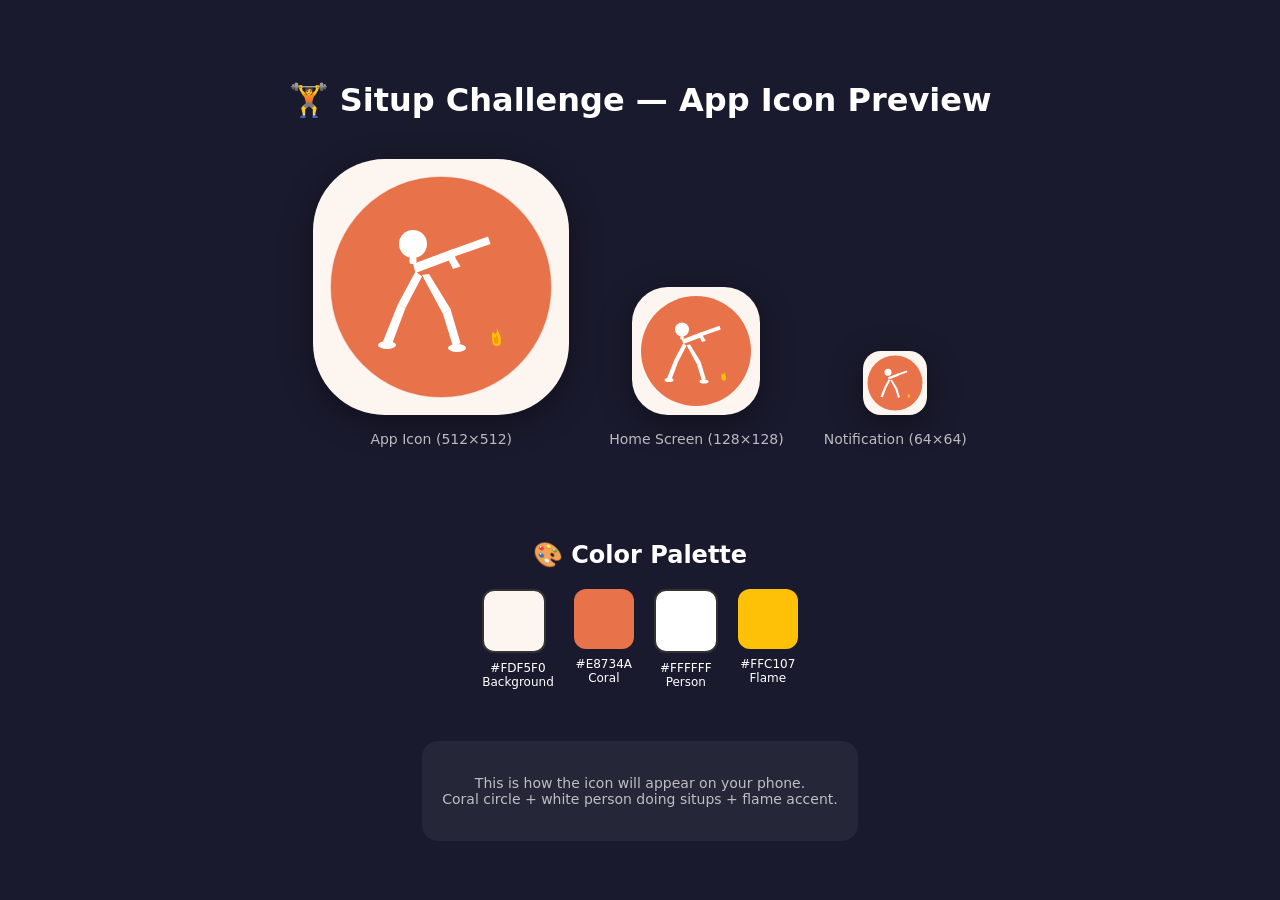
<file: isolate/icon-preview.html>
<!DOCTYPE html>
<html>
<head>
<title>App Icon Preview</title>
<style>
  body { background: #1a1a2e; display: flex; flex-direction: column; align-items: center; justify-content: center; min-height: 100vh; margin: 0; font-family: system-ui; color: white; }
  h1 { margin-bottom: 40px; }
  .row { display: flex; gap: 40px; align-items: flex-end; flex-wrap: wrap; justify-content: center; }
  .icon-wrap { text-align: center; }
  .icon-wrap p { margin-top: 12px; font-size: 14px; opacity: 0.7; }
  .icon { border-radius: 28%; overflow: hidden; box-shadow: 0 8px 32px rgba(0,0,0,0.4); }
</style>
</head>
<body>
<h1>🏋️ Situp Challenge — App Icon Preview</h1>

<div class="row">
  <!-- App Icon 512px -->
  <div class="icon-wrap">
    <svg class="icon" width="256" height="256" viewBox="0 0 512 512" xmlns="http://www.w3.org/2000/svg">
      <!-- Cream background -->
      <rect width="512" height="512" fill="#FDF5F0"/>
      <!-- Coral circle -->
      <circle cx="256" cy="256" r="220" fill="#E8734A"/>
      <!-- Inner shadow ring -->
      <circle cx="256" cy="256" r="220" fill="none" stroke="#D4623A" stroke-width="3" opacity="0.3"/>

      <!-- Person doing situp -->
      <!-- Head -->
      <circle cx="200" cy="170" r="28" fill="white"/>
      <!-- Neck -->
      <rect x="193" y="196" width="14" height="14" rx="4" fill="white"/>

      <!-- Torso (angled - sitting up) -->
      <polygon points="200,210 280,180 285,198 205,228" fill="white" rx="8"/>

      <!-- Front arm reaching toward knees -->
      <polygon points="275,182 350,155 355,170 280,196" fill="white" rx="4"/>

      <!-- Back arm -->
      <polygon points="275,182 295,215 280,220 265,190" fill="white" rx="4"/>

      <!-- Thigh (bent) -->
      <polygon points="205,225 170,290 185,298 218,235" fill="white" rx="4"/>

      <!-- Shin -->
      <polygon points="170,290 140,365 158,370 185,298" fill="white" rx="4"/>

      <!-- Foot -->
      <ellipse cx="148" cy="372" rx="18" ry="8" fill="white"/>

      <!-- Other leg -->
      <polygon points="218,232 260,310 275,300 232,230" fill="white" rx="4"/>
      <polygon points="260,310 280,375 295,368 275,300" fill="white" rx="4"/>
      <ellipse cx="288" cy="378" rx="18" ry="8" fill="white"/>

      <!-- Fire/flame accent -->
      <path d="M360,370 C360,370 355,355 360,345 C365,355 370,348 367,338 C373,348 378,358 375,370 C373,375 362,375 360,370Z" fill="#FFC107"/>
      <path d="M363,368 C363,368 361,360 363,355 C365,360 367,356 366,350 C370,356 372,362 370,368 C369,370 364,370 363,368Z" fill="#FF9800"/>
    </svg>
    <p>App Icon (512×512)</p>
  </div>

  <!-- Small icon -->
  <div class="icon-wrap">
    <svg class="icon" width="128" height="128" viewBox="0 0 512 512" xmlns="http://www.w3.org/2000/svg">
      <rect width="512" height="512" fill="#FDF5F0"/>
      <circle cx="256" cy="256" r="220" fill="#E8734A"/>
      <circle cx="200" cy="170" r="28" fill="white"/>
      <rect x="193" y="196" width="14" height="14" rx="4" fill="white"/>
      <polygon points="200,210 280,180 285,198 205,228" fill="white"/>
      <polygon points="275,182 350,155 355,170 280,196" fill="white"/>
      <polygon points="275,182 295,215 280,220 265,190" fill="white"/>
      <polygon points="205,225 170,290 185,298 218,235" fill="white"/>
      <polygon points="170,290 140,365 158,370 185,298" fill="white"/>
      <ellipse cx="148" cy="372" rx="18" ry="8" fill="white"/>
      <polygon points="218,232 260,310 275,300 232,230" fill="white"/>
      <polygon points="260,310 280,375 295,368 275,300" fill="white"/>
      <ellipse cx="288" cy="378" rx="18" ry="8" fill="white"/>
      <path d="M360,370 C360,370 355,355 360,345 C365,355 370,348 367,338 C373,348 378,358 375,370 C373,375 362,375 360,370Z" fill="#FFC107"/>
    </svg>
    <p>Home Screen (128×128)</p>
  </div>

  <!-- Tiny icon -->
  <div class="icon-wrap">
    <svg class="icon" width="64" height="64" viewBox="0 0 512 512" xmlns="http://www.w3.org/2000/svg">
      <rect width="512" height="512" fill="#FDF5F0"/>
      <circle cx="256" cy="256" r="220" fill="#E8734A"/>
      <circle cx="200" cy="170" r="28" fill="white"/>
      <polygon points="200,210 280,180 285,198 205,228" fill="white"/>
      <polygon points="275,182 350,155 355,170 280,196" fill="white"/>
      <polygon points="205,225 170,290 185,298 218,235" fill="white"/>
      <polygon points="170,290 140,365 158,370 185,298" fill="white"/>
      <polygon points="218,232 260,310 275,300 232,230" fill="white"/>
      <polygon points="260,310 280,375 295,368 275,300" fill="white"/>
      <path d="M360,370 C360,370 355,355 360,345 C365,355 370,348 367,338 C373,348 378,358 375,370 C373,375 362,375 360,370Z" fill="#FFC107"/>
    </svg>
    <p>Notification (64×64)</p>
  </div>
</div>

<div style="margin-top: 60px; text-align: center;">
  <h2>🎨 Color Palette</h2>
  <div style="display: flex; gap: 20px; justify-content: center; margin-top: 20px;">
    <div style="text-align: center;">
      <div style="width: 60px; height: 60px; border-radius: 12px; background: #FDF5F0; border: 2px solid #333;"></div>
      <p style="font-size: 12px; margin-top: 8px;">#FDF5F0<br/>Background</p>
    </div>
    <div style="text-align: center;">
      <div style="width: 60px; height: 60px; border-radius: 12px; background: #E8734A;"></div>
      <p style="font-size: 12px; margin-top: 8px;">#E8734A<br/>Coral</p>
    </div>
    <div style="text-align: center;">
      <div style="width: 60px; height: 60px; border-radius: 12px; background: white; border: 2px solid #333;"></div>
      <p style="font-size: 12px; margin-top: 8px;">#FFFFFF<br/>Person</p>
    </div>
    <div style="text-align: center;">
      <div style="width: 60px; height: 60px; border-radius: 12px; background: #FFC107;"></div>
      <p style="font-size: 12px; margin-top: 8px;">#FFC107<br/>Flame</p>
    </div>
  </div>
</div>

<div style="margin-top: 40px; padding: 20px; background: rgba(255,255,255,0.05); border-radius: 16px; max-width: 400px;">
  <p style="font-size: 14px; opacity: 0.7; text-align: center;">
    This is how the icon will appear on your phone.<br/>
    Coral circle + white person doing situps + flame accent.
  </p>
</div>
</body>
</html>
</file>
